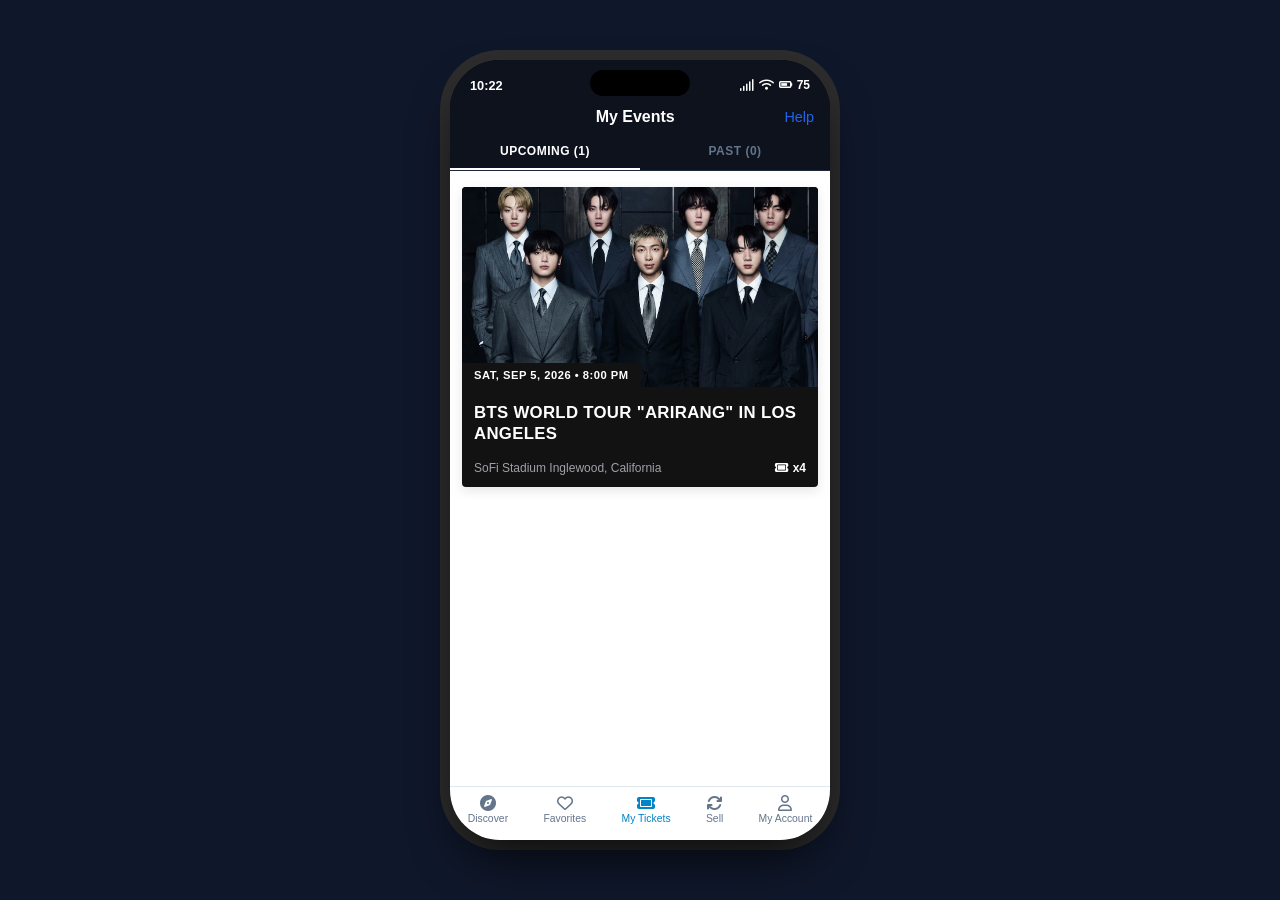
<file: Index.html>
<!DOCTYPE html>
<html lang="en">
<head>
  <meta charset="UTF-8">
  <meta name="viewport" content="width=device-width, initial-scale=1.0">
  <title>My Events & Tickets</title>
  <link rel="stylesheet" href="https://cdnjs.cloudflare.com/ajax/libs/font-awesome/6.5.1/css/all.min.css">
  <style>
    * {
      margin: 0;
      padding: 0;
      box-sizing: border-box;
      font-family: -apple-system, BlinkMacSystemFont, "SF Pro Text", "Segoe UI", Roboto, Helvetica, Arial, sans-serif;
    }

    body {
      background-color: #0f172a;
      display: flex;
      justify-content: center;
      align-items: center;
      min-height: 100vh;
    }

    .page-wrapper {
      display: flex;
      justify-content: center;
      align-items: center;
    }

    /* Device Shell */
    .iphone-frame {
      position: relative;
      width: 380px;
      height: 780px;
      background-color: #000;
      border-radius: 50px;
      box-shadow: 0 25px 50px -12px rgba(0,0,0,0.8), 0 0 0 10px #2d2d2d;
      overflow: hidden;
    }

    .dynamic-island {
      position: absolute;
      top: 10px;
      left: 50%;
      transform: translateX(-50%);
      width: 100px;
      height: 26px;
      background-color: #000;
      border-radius: 20px;
      z-index: 999;
    }

    .iphone-screen {
      width: 100%;
      height: 100%;
      background-color: #0d121d;
      display: flex;
      flex-direction: column;
      position: relative;
    }

    /* Page Visibility States */
    .app-page {
      flex: 1;
      display: flex;
      flex-direction: column;
      overflow: hidden;
      position: relative;
    }

    .hidden-page {
      display: none !important;
    }

    .active-page {
      display: flex !important;
    }

    /* Status Bar */
    .status-bar {
      height: 40px;
      padding: 10px 20px 0 20px;
      display: flex;
      justify-content: space-between;
      align-items: center;
      color: #fff;
      font-size: 0.8rem;
      font-weight: 600;
      z-index: 100;
      flex-shrink: 0;
    }

    .status-icons {
      display: flex;
      align-items: center;
      gap: 5px;
      font-size: 0.75rem;
    }

    /* Header */
    .app-header {
      display: flex;
      justify-content: space-between;
      align-items: center;
      padding: 8px 16px;
      color: #fff;
      background-color: #0d121d;
      flex-shrink: 0;
    }

    .close-icon {
      font-size: 1.2rem;
      cursor: pointer;
    }

    .header-title {
      font-size: 1rem;
      font-weight: 700;
    }

    .help-text {
      font-size: 0.9rem;
      color: #2563eb;
      cursor: pointer;
    }

    /* Sub-tabs */
    .sub-tabs {
      display: flex;
      border-bottom: 1px solid #1e293b;
      background-color: #0d121d;
      flex-shrink: 0;
    }

    .sub-tab {
      flex: 1;
      text-align: center;
      padding: 10px 0;
      font-size: 0.75rem;
      font-weight: 700;
      color: #64748b;
      letter-spacing: 0.5px;
    }

    .sub-tab.active {
      color: #ffffff;
      border-bottom: 2px solid #ffffff;
    }

    /* Main Scroll Area */
    .scroll-content {
      flex: 1;
      overflow-y: auto;
      overflow-x: hidden;
      background-color: #f1f5f9;
      -ms-overflow-style: none;
      scrollbar-width: none;
      min-height: 0;
    }

    .scroll-content.light-bg {
      background-color: #ffffff;
      padding: 16px 12px;
    }

    .scroll-content::-webkit-scrollbar {
      display: none;
    }

    /* ================= MY EVENTS PAGE STYLES ================= */
    .event-card {
      background-color: #121212;
      border-radius: 4px;
      overflow: hidden;
      cursor: pointer;
      box-shadow: 0 4px 12px rgba(0,0,0,0.1);
      transition: transform 0.15s ease;
    }

    .event-card:active {
      transform: scale(0.98);
    }

    .event-image-container {
      position: relative;
      width: 100%;
      height: 200px;
    }

    .event-img {
      width: 100%;
      height: 100%;
      object-fit: cover;
    }

    .date-badge {
      position: absolute;
      bottom: 0;
      left: 0;
      background-color: #121212;
      color: #ffffff;
      font-size: 0.7rem;
      font-weight: 700;
      padding: 6px 12px;
      letter-spacing: 0.5px;
    }

    .event-info {
      padding: 16px 12px 12px 12px;
      color: #ffffff;
    }

    .event-title {
      font-size: 1.05rem;
      font-weight: 800;
      line-height: 1.25;
      margin-bottom: 16px;
      text-transform: uppercase;
      letter-spacing: 0.3px;
    }

    .event-footer {
      display: flex;
      justify-content: space-between;
      align-items: center;
      font-size: 0.75rem;
      color: #a1a1aa;
    }

    .ticket-count {
      display: flex;
      align-items: center;
      gap: 4px;
      color: #ffffff;
      font-weight: 600;
    }

    /* ================= MY TICKETS PAGE STYLES ================= */
    .tickets-slider {
      display: flex;
      overflow-x: auto;
      scroll-snap-type: x mandatory;
      padding-top: 14px;
      -ms-overflow-style: none;
      scrollbar-width: none;
      flex-shrink: 0;
      width: 100%;
    }

    .tickets-slider::-webkit-scrollbar {
      display: none;
    }

    .ticket-slide {
      flex: 0 0 100%;
      scroll-snap-align: center;
      padding: 0 14px;
      width: 100%;
      box-sizing: border-box;
    }

    .ticket-card {
      position: relative;
      background-color: #ffffff;
      border-radius: 12px;
      overflow: hidden;
      box-shadow: 0 4px 12px rgba(0,0,0,0.15);
      padding-bottom: 4px;
    }

    .card-top-bar {
      display: flex;
      justify-content: space-between;
      align-items: center;
      padding: 12px 14px 6px 14px;
      font-size: 0.75rem;
      color: #ffffff;
      background-color: #1d4ed8;
    }

    .info-icon {
      font-size: 1rem;
      color: #ffffff;
    }

    .seat-numbers {
      display: flex;
      justify-content: space-around;
      padding: 10px 10px 16px 10px;
      text-align: center;
      background-color: #1d4ed8;
    }

    .seat-col {
      display: flex;
      flex-direction: column;
    }

    .lbl {
      font-size: 0.65rem;
      color: #bfdbfe;
      font-weight: 700;
    }

    .val {
      font-size: 1.5rem;
      font-weight: 800;
      color: #ffffff;
    }

    .card-image-banner {
      position: relative;
      height: 140px;
      width: 100%;
    }

    .banner-img {
      width: 100%;
      height: 100%;
      object-fit: cover;
    }

    .banner-overlay {
      position: absolute;
      bottom: 0;
      left: 0;
      right: 0;
      padding: 12px;
      background: linear-gradient(180deg, rgba(0,0,0,0) 0%, rgba(0,0,0,0.85) 100%);
      text-align: center;
    }

    .banner-title {
      font-size: 0.85rem;
      font-weight: 800;
      color: #fff;
      margin-bottom: 2px;
    }

    .banner-subtitle {
      font-size: 0.7rem;
      color: #cbd5e1;
    }

    .card-actions {
      background-color: #ffffff;
      padding: 16px 16px 0 16px;
      text-align: center;
      color: #1e293b;
    }

    .ticket-type-label {
      display: block;
      font-size: 0.75rem;
      color: #64748b;
      margin-bottom: 8px;
    }

    .view-ticket-btn {
      width: 100%;
      background-color: #111827;
      color: #ffffff;
      border: none;
      padding: 12px;
      border-radius: 4px;
      font-size: 0.85rem;
      font-weight: 700;
      display: flex;
      justify-content: center;
      align-items: center;
      gap: 8px;
      cursor: pointer;
      margin-bottom: 12px;
    }

    .ticket-details-link {
      font-size: 0.8rem;
      font-weight: 600;
      color: #0f172a;
      cursor: pointer;
    }

    .card-bottom-line {
      width: calc(100% - 24px);
      height: 1px;
      background-color: #1d4ed8;
      margin: 12px auto 0 auto;
    }

    .carousel-dots {
      display: flex;
      justify-content: center;
      align-items: center;
      gap: 8px;
      margin: 14px 0 10px 0;
    }

    .dot {
      width: 6px;
      height: 6px;
      background-color: #cbd5e1;
      border-radius: 50%;
      transition: all 0.25s ease-in-out;
    }

    .dot.active {
      background-color: #334155;
      transform: scale(1.3);
    }

    .static-buttons-wrapper {
      padding: 0 14px;
      margin-bottom: 14px;
    }

    .action-buttons-row {
      display: flex;
      gap: 8px;
    }

    .btn-blue-action {
      flex: 1;
      background-color: #1d4ed8;
      color: #fff;
      border: none;
      padding: 10px 0;
      border-radius: 6px;
      font-size: 0.8rem;
      font-weight: 700;
      cursor: pointer;
    }

    .btn-outline-action {
      flex: 1;
      background-color: #cbd5e1;
      color: #ffffff;
      border: none;
      padding: 10px 0;
      border-radius: 6px;
      font-size: 0.8rem;
      font-weight: 700;
    }

    .btn-outline-action.disabled {
      cursor: not-allowed;
    }

    .map-preview-container {
      position: relative;
      height: 180px;
      width: calc(100% - 28px);
      margin: 0 auto 20px auto;
      overflow: hidden;
      border-radius: 16px;
      background-color: #0f172a;
    }

    .map-img {
      width: 100%;
      height: 100%;
      object-fit: cover;
      display: block;
    }

    .map-tag-overlay {
      position: absolute;
      top: 14px;
      left: 16px;
      z-index: 10;
      color: #ffffff;
      font-family: -apple-system, BlinkMacSystemFont, "SF Pro Display", "Segoe UI", Roboto, Helvetica, Arial, sans-serif;
      font-size: 1.1rem;
      font-weight: 600;
      letter-spacing: -0.3px;
      text-shadow: 
        0px 2px 4px rgba(0, 0, 0, 0.75),
        0px 4px 10px rgba(0, 0, 0, 0.5),
        0px 0px 2px rgba(0, 0, 0, 0.8);
    }

    /* ================= PAGE 3: FULLSCREEN BARCODE MODAL ================= */
    .barcode-modal {
      background-color: #000;
      position: relative;
      color: #ffffff;
    }

    .barcode-header {
      display: flex;
      justify-content: space-between;
      align-items: center;
      padding: 10px 16px;
      background-color: rgba(0, 0, 0, 0.9);
      z-index: 20;
    }

    .close-barcode {
      font-size: 1.3rem;
      cursor: pointer;
      color: #ffffff;
    }

    .barcode-header-center {
      text-align: center;
    }

    .barcode-title {
      font-size: 0.85rem;
      font-weight: 700;
    }

    .barcode-subtitle {
      font-size: 0.65rem;
      color: #94a3b8;
    }

    .help-text-light {
      font-size: 0.85rem;
      color: #ffffff;
    }

    .barcode-body {
      position: relative;
      flex: 1;
      display: flex;
      flex-direction: column;
      align-items: center;
      justify-content: flex-start;
      padding-top: 30px;
      overflow: hidden;
    }

    .barcode-bg-img {
      position: absolute;
      top: 0;
      left: 0;
      width: 100%;
      height: 100%;
      object-fit: cover;
      filter: blur(2px);
    }

    .barcode-overlay-dark {
      position: absolute;
      top: 0;
      left: 0;
      width: 100%;
      height: 100%;
      background: rgba(10, 10, 15, 0.65);
    }

    .barcode-content-wrapper {
      position: relative;
      z-index: 10;
      width: 100%;
      display: flex;
      flex-direction: column;
      align-items: center;
      padding: 0 20px;
    }

    .presale-heading {
      font-size: 1.1rem;
      font-weight: 700;
      text-align: center;
      margin-bottom: 24px;
      line-height: 1.3;
    }

    .barcode-seats {
      display: flex;
      gap: 48px;
      margin-bottom: 30px;
      text-align: center;
    }

    .b-seat-col {
      display: flex;
      flex-direction: column;
      align-items: center;
    }

    .b-lbl {
      font-size: 0.75rem;
      color: #cbd5e1;
      font-weight: 600;
      letter-spacing: 0.5px;
    }

    .b-val {
      font-size: 1.6rem;
      font-weight: 800;
    }

    /* Barcode Box */
    .barcode-box {
      background-color: #ffffff;
      border-radius: 12px;
      width: 100%;
      max-width: 320px;
      padding: 16px;
      display: flex;
      flex-direction: column;
      align-items: center;
      box-shadow: 0 8px 24px rgba(0, 0, 0, 0.5);
      margin-bottom: 28px;
    }

    .barcode-image-wrapper {
      position: relative;
      width: 100%;
      height: 85px;
      overflow: hidden;
      display: flex;
      align-items: center;
      justify-content: center;
      background-color: #ffffff;
      padding: 4px 0;
    }

    .real-barcode-img {
      width: 100%;
      height: 100%;
      object-fit: contain;
      display: block;
    }

    .laser-scanner-line {
      position: absolute;
      top: 0;
      bottom: 0;
      left: 0;
      width: 3px;
      background-color: #2563eb;
      box-shadow: 0 0 12px #2563eb, 0 0 6px #3b82f6;
      animation: scanAnimation 2.2s cubic-bezier(0.45, 0, 0.55, 1) infinite alternate;
      z-index: 5;
    }

    @keyframes scanAnimation {
      0% {
        left: 0%;
      }
      100% {
        left: 98%;
      }
    }

    .barcode-warning {
      color: #000;
      font-size: 0.8rem;
      font-weight: 700;
      margin-top: 12px;
    }

    /* Apple Wallet Button & Icon */
    .apple-wallet-btn {
      width: 75%;
      max-width: 250px;
      background-color: #000000;
      border: 1px solid #333333;
      color: #ffffff;
      padding: 10px 16px;
      border-radius: 8px;
      display: flex;
      align-items: center;
      justify-content: center;
      gap: 10px;
      font-size: 0.85rem;
      font-weight: 600;
      cursor: pointer;
      margin-bottom: 28px;
      box-shadow: 0 4px 10px rgba(0,0,0,0.3);
    }

    .apple-wallet-icon {
      position: relative;
      width: 26px;
      height: 20px;
      background-color: #f3f4f6;
      border-radius: 3px;
      overflow: hidden;
      display: flex;
      flex-direction: column;
      justify-content: flex-end;
      border: 1px solid rgba(255,255,255,0.2);
    }

    .card-layer {
      width: 100%;
      border-radius: 2px 2px 0 0;
    }

    .c-green {
      height: 4px;
      background-color: #34d399;
    }

    .c-yellow {
      height: 4px;
      background-color: #f59e0b;
    }

    .c-blue {
      height: 4px;
      background-color: #3b82f6;
    }

    .c-red {
      height: 8px;
      background-color: #ef4444;
      position: relative;
    }

    .c-red::after {
      content: '';
      position: absolute;
      top: 2px;
      left: 50%;
      transform: translateX(-50%);
      width: 8px;
      height: 3px;
      background-color: #ffffff;
      border-radius: 2px;
    }

    .mobile-ticket-tag {
      font-size: 0.95rem;
      color: #e2e8f0;
      font-weight: 500;
    }

    /* ================= TRANSFER BOTTOM SHEET STYLES ================= */
    .transfer-sheet-overlay {
      position: absolute;
      top: 0;
      left: 0;
      width: 100%;
      height: 100%;
      background-color: rgba(0, 0, 0, 0.6);
      z-index: 500;
      display: flex;
      align-items: flex-end;
      opacity: 0;
      pointer-events: none;
      transition: opacity 0.3s ease;
    }

    .transfer-sheet-overlay.open {
      opacity: 1;
      pointer-events: auto;
    }

    .transfer-sheet {
      width: 100%;
      background-color: #ffffff;
      border-top-left-radius: 20px;
      border-top-right-radius: 20px;
      display: flex;
      flex-direction: column;
      max-height: 52%;
      transform: translateY(100%);
      transition: transform 0.35s cubic-bezier(0.1, 0.9, 0.2, 1);
      box-shadow: 0 -10px 25px rgba(0, 0, 0, 0.3);
      overflow: hidden;
    }

    .transfer-sheet-overlay.open .transfer-sheet {
      transform: translateY(0);
    }

    .transfer-sheet-header {
      text-align: center;
      padding: 16px;
      font-size: 0.8rem;
      font-weight: 800;
      letter-spacing: 0.5px;
      color: #000000;
      border-bottom: 1px solid #e2e8f0;
      position: relative;
    }

    .transfer-sheet-close {
      position: absolute;
      left: 16px;
      top: 50%;
      transform: translateY(-50%);
      font-size: 1.1rem;
      cursor: pointer;
      color: #000;
    }

    .transfer-notice {
      display: flex;
      align-items: center;
      gap: 12px;
      padding: 14px 16px;
      background-color: #f8fafc;
      border-bottom: 1px solid #e2e8f0;
    }

    .transfer-notice-icon {
      width: 28px;
      height: 28px;
      background-color: #64748b;
      color: #ffffff;
      border-radius: 50%;
      display: flex;
      align-items: center;
      justify-content: center;
      font-size: 0.85rem;
      flex-shrink: 0;
    }

    .transfer-notice-text {
      font-size: 0.8rem;
      color: #1e293b;
      line-height: 1.3;
      font-weight: 500;
    }

    .transfer-body-content {
      padding: 16px;
      overflow-y: auto;
      overflow-x: hidden;
    }

    .transfer-section-header-row {
      display: flex;
      justify-content: space-between;
      align-items: center;
      margin-bottom: 16px;
    }

    .transfer-section-title {
      font-size: 0.95rem;
      font-weight: 800;
      color: #0f172a;
    }

    .transfer-ticket-count-label {
      display: flex;
      align-items: center;
      gap: 5px;
      font-size: 0.85rem;
      font-weight: 700;
      color: #0f172a;
    }

    .transfer-seats-grid {
      display: flex;
      gap: 10px;
      overflow-x: auto;
      overflow-y: hidden;
      padding-bottom: 10px;
      -ms-overflow-style: none;
      scrollbar-width: none;
    }

    .transfer-seats-grid::-webkit-scrollbar {
      display: none;
    }

    .transfer-seat-card {
      flex: 0 0 64px;
      background-color: #ffffff;
      border: 1px solid #cbd5e1;
      border-radius: 8px;
      overflow: hidden;
      cursor: pointer;
      box-shadow: 0 2px 6px rgba(0,0,0,0.06);
      transition: all 0.2s ease;
    }

    .transfer-seat-card.selected {
      border-color: #2563eb;
      box-shadow: 0 4px 12px rgba(37, 99, 235, 0.2);
    }

    .transfer-seat-card-header {
      background-color: #2563eb;
      color: #ffffff;
      font-size: 0.55rem;
      font-weight: 700;
      text-align: center;
      padding: 5px 0;
      letter-spacing: 0.2px;
      transition: background-color 0.2s, color 0.2s;
    }

    .transfer-seat-card:not(.selected) .transfer-seat-card-header {
      background-color: #f1f5f9;
      color: #64748b;
    }

    .transfer-seat-card-body {
      padding: 8px 0;
      display: flex;
      flex-direction: column;
      align-items: center;
      justify-content: center;
      background-color: #ffffff;
    }

    .custom-radio {
      width: 18px;
      height: 18px;
      border: 2px solid #cbd5e1;
      border-radius: 50%;
      display: flex;
      align-items: center;
      justify-content: center;
      background-color: #ffffff;
      transition: all 0.2s;
    }

    .transfer-seat-card.selected .custom-radio {
      border-color: #2563eb;
      background-color: #2563eb;
    }

    .transfer-seat-card.selected .custom-radio::after {
      content: '';
      width: 6px;
      height: 6px;
      background-color: #ffffff;
      border-radius: 50%;
    }

    .transfer-sheet-footer {
      display: flex;
      justify-content: space-between;
      align-items: center;
      padding: 16px;
      border-top: 1px solid #e2e8f0;
      background-color: #ffffff;
    }

    .selected-count-text {
      font-size: 0.9rem;
      font-weight: 600;
      color: #000000;
    }

    .transfer-to-btn {
      background-color: transparent;
      border: none;
      font-size: 0.9rem;
      font-weight: 400;
      color: #94a3b8;
      cursor: not-allowed;
      display: flex;
      align-items: center;
      gap: 4px;
      transition: color 0.2s;
    }

    .transfer-to-btn.active {
      color: #2563eb;
      cursor: pointer;
    }

    /* ================= SUB-SHEET 2: RECIPIENT DETAILS STYLES ================= */
    .recipient-sheet-wrapper {
      position: absolute;
      bottom: 0;
      left: 0;
      width: 100%;
      background-color: #ffffff;
      border-top-left-radius: 20px;
      border-top-right-radius: 20px;
      z-index: 600;
      display: flex;
      flex-direction: column;
      max-height: 52%;
      transform: translateY(100%);
      transition: transform 0.35s cubic-bezier(0.1, 0.9, 0.2, 1);
      box-shadow: 0 -10px 25px rgba(0, 0, 0, 0.3);
      overflow: hidden;
    }

    .recipient-sheet-wrapper.open {
      transform: translateY(0);
    }

    .recipient-sheet-header {
      text-align: center;
      padding: 16px;
      font-size: 0.8rem;
      font-weight: 800;
      letter-spacing: 0.5px;
      color: #000000;
      border-bottom: 1px solid #e2e8f0;
      position: relative;
      background-color: #ffffff;
      flex-shrink: 0;
    }

    .recipient-sheet-body {
      flex: 1;
      overflow-y: auto;
      overflow-x: hidden;
      -ms-overflow-style: none;
      scrollbar-width: none;
      padding: 16px;
      background-color: #ffffff;
    }

    .recipient-sheet-body::-webkit-scrollbar {
      display: none;
    }

    .recipient-summary-box {
      margin-bottom: 14px;
    }

    .recipient-tickets-selected-title {
      font-size: 0.85rem;
      font-weight: 800;
      color: #000000;
      margin-bottom: 2px;
    }

    .recipient-tickets-seats-subtitle {
      font-size: 0.75rem;
      font-weight: 700;
      color: #000000;
    }

    .recipient-form-group {
      margin-bottom: 12px;
    }

    .recipient-form-label {
      display: block;
      font-size: 0.75rem;
      font-weight: 700;
      color: #0f172a;
      margin-bottom: 4px;
    }

    .recipient-form-input {
      width: 100%;
      padding: 10px 12px;
      border: 1px solid #d1d5db;
      border-radius: 6px;
      font-size: 0.85rem;
      color: #1f2937;
      background-color: #e5e7eb;
      outline: none;
      transition: border-color 0.2s, background-color 0.2s;
    }

    .recipient-form-input:focus {
      border-color: #2563eb;
      background-color: #f3f4f6;
    }

    .recipient-form-input::placeholder {
      color: #4b5563;
      font-weight: 400;
    }

    textarea.recipient-form-input {
      resize: vertical;
      min-height: 90px;
      font-family: inherit;
    }

    .recipient-sheet-footer {
      display: flex;
      justify-content: space-between;
      align-items: center;
      padding: 16px;
      border-top: 1px solid #e2e8f0;
      background-color: #ffffff;
      flex-shrink: 0;
    }

    .recipient-back-btn {
      background: none;
      border: none;
      font-size: 0.9rem;
      font-weight: 600;
      color: #2563eb;
      cursor: pointer;
      display: flex;
      align-items: center;
      gap: 4px;
    }

    .recipient-submit-btn {
      background-color: #2563eb;
      color: #ffffff;
      border: none;
      padding: 10px 16px;
      border-radius: 6px;
      font-size: 0.8rem;
      font-weight: 700;
      cursor: pointer;
    }

    /* Bottom Navigation Bar */
    .bottom-nav {
      display: flex;
      justify-content: space-around;
      align-items: center;
      background-color: #ffffff;
      border-top: 1px solid #e2e8f0;
      padding: 8px 0 16px 0;
    }

    .nav-item {
      display: flex;
      flex-direction: column;
      align-items: center;
      font-size: 0.65rem;
      color: #64748b;
      gap: 2px;
    }

    .nav-item i {
      font-size: 1rem;
    }

    .nav-item.active {
      color: #0284c7;
    }

    /* Home Indicator */
    .home-indicator {
      position: absolute;
      bottom: 4px;
      left: 50%;
      transform: translateX(-50%);
      width: 120px;
      height: 4px;
      background-color: #fff;
      border-radius: 2px;
      z-index: 100;
    }
  </style>
</head>
<body>

  <div class="page-wrapper">
    <div class="iphone-frame">
      <div class="dynamic-island"></div>

      <div class="iphone-screen">
        
        <!-- Status Bar -->
        <div class="status-bar">
          <span class="time">10:22</span>
          <div class="status-icons">
            <i class="fa-solid fa-signal"></i>
            <i class="fa-solid fa-wifi"></i>
            <span class="battery-icon"><i class="fa-solid fa-battery-three-quarters"></i> 75</span>
          </div>
        </div>

        <!-- PAGE 1: MY EVENTS -->
        <div id="eventsPage" class="app-page active-page">
          <header class="app-header">
            <div style="width: 20px;"></div>
            <h1 class="header-title">My Events</h1>
            <span class="help-text">Help</span>
          </header>

          <div class="sub-tabs">
            <div class="sub-tab active">UPCOMING (1)</div>
            <div class="sub-tab">PAST (0)</div>
          </div>

          <div class="scroll-content light-bg">
            <div class="event-card" id="eventCard">
              <div class="event-image-container">
                <img src="bts-header.jpg" alt="BTS WORLD TOUR "ARIRANG" IN LOS ANGELES" class="event-img">
                <div class="date-badge">SAT, SEP 5, 2026 • 8:00 PM</div>
              </div>
              <div class="event-info">
                <h2 class="event-title">BTS WORLD TOUR "ARIRANG" IN LOS ANGELES</h2>
                <div class="event-footer">
                  <span class="event-location">SoFi Stadium Inglewood, California</span>
                  <div class="ticket-count">
                    <i class="fa-solid fa-ticket"></i>
                    <span>x4</span>
                  </div>
                </div>
              </div>
            </div>
          </div>
        </div>

        <!-- PAGE 2: MY TICKETS -->
        <div id="ticketsPage" class="app-page hidden-page">
          <header class="app-header">
            <i class="fa-solid fa-xmark close-icon" id="closeTicketsBtn"></i>
            <h1 class="header-title">My Tickets</h1>
            <span class="help-text">Help</span>
          </header>

          <div class="sub-tabs">
            <div class="sub-tab active">MY TICKETS</div>
            <div class="sub-tab">ADD-ONS</div>
          </div>

          <div class="scroll-content">
            <div class="tickets-slider" id="ticketsSlider">
              
              <!-- Slide 1 (Seat 1) -->
              <div class="ticket-slide">
                <div class="ticket-card">
                  <div class="card-top-bar">
                    <span>Mobile Ticket</span>
                    <i class="fa-regular fa-circle-question info-icon"></i>
                  </div>
                  <div class="seat-numbers">
                    <div class="seat-col"><span class="lbl">SEC</span><span class="val" style="font-size: 1.2rem;">FLR A1</span></div>
                    <div class="seat-col"><span class="lbl">ROW</span><span class="val">5</span></div>
                    <div class="seat-col"><span class="lbl">SEAT</span><span class="val" style="font-size: 1.2rem;">1</span></div>
                  </div>
                  <div class="card-image-banner">
                    <img src="bts-header.jpg" alt="BTS WORLD TOUR "ARIRANG" IN LOS ANGELES" class="banner-img">
                    <div class="banner-overlay">
                      <h2 class="banner-title">BTS WORLD TOUR "ARIRANG" IN LOS ANGELES</h2>
                      <p class="banner-subtitle">Sat, Sep 5, 8:00 PM • SoFi Stadium Inglewood, California</p>
                    </div>
                  </div>
                  <div class="card-actions">
                    <span class="ticket-type-label">VIP PACKAGE</span>
                    <button class="view-ticket-btn" data-seat="1">
                      <i class="fa-solid fa-barcode"></i>
                      <span>View Ticket</span>
                    </button>
                    <div class="ticket-details-link"><span>Ticket Details</span></div>
                  </div>
                  <div class="card-bottom-line"></div>
                </div>
              </div>

              <!-- Slide 2 (Seat 2) -->
              <div class="ticket-slide">
                <div class="ticket-card">
                  <div class="card-top-bar">
                    <span>Mobile Ticket</span>
                    <i class="fa-regular fa-circle-question info-icon"></i>
                  </div>
                  <div class="seat-numbers">
                    <div class="seat-col"><span class="lbl">SEC</span><span class="val" style="font-size: 1.2rem;">FLR A1</span></div>
                    <div class="seat-col"><span class="lbl">ROW</span><span class="val">5</span></div>
                    <div class="seat-col"><span class="lbl">SEAT</span><span class="val" style="font-size: 1.2rem;">2</span></div>
                  </div>
                  <div class="card-image-banner">
                    <img src="bts-header.jpg" alt="BTS WORLD TOUR "ARIRANG" IN LOS ANGELES" class="banner-img">
                    <div class="banner-overlay">
                      <h2 class="banner-title">BTS WORLD TOUR "ARIRANG" IN LOS ANGELES</h2>
                      <p class="banner-subtitle">Sat, Sep 5, 8:00 PM • SoFi Stadium Inglewood, California</p>
                    </div>
                  </div>
                  <div class="card-actions">
                    <span class="ticket-type-label">VIP PACKAGE</span>
                    <button class="view-ticket-btn" data-seat="2">
                      <i class="fa-solid fa-barcode"></i>
                      <span>View Ticket</span>
                    </button>
                    <div class="ticket-details-link"><span>Ticket Details</span></div>
                  </div>
                  <div class="card-bottom-line"></div>
                </div>
              </div>

              <!-- Slide 3 (Seat 3) -->
              <div class="ticket-slide">
                <div class="ticket-card">
                  <div class="card-top-bar">
                    <span>Mobile Ticket</span>
                    <i class="fa-regular fa-circle-question info-icon"></i>
                  </div>
                  <div class="seat-numbers">
                    <div class="seat-col"><span class="lbl">SEC</span><span class="val" style="font-size: 1.2rem;">FLR A1</span></div>
                    <div class="seat-col"><span class="lbl">ROW</span><span class="val">5</span></div>
                    <div class="seat-col"><span class="lbl">SEAT</span><span class="val" style="font-size: 1.2rem;">3</span></div>
                  </div>
                  <div class="card-image-banner">
                    <img src="bts-header.jpg" alt="BTS WORLD TOUR "ARIRANG" IN LOS ANGELES" class="banner-img">
                    <div class="banner-overlay">
                      <h2 class="banner-title">BTS WORLD TOUR "ARIRANG" IN LOS ANGELES</h2>
                      <p class="banner-subtitle">Sat, Sep 5, 8:00 PM • SoFi Stadium Inglewood, California</p>
                    </div>
                  </div>
                  <div class="card-actions">
                    <span class="ticket-type-label">VIP PACKAGE</span>
                    <button class="view-ticket-btn" data-seat="3">
                      <i class="fa-solid fa-barcode"></i>
                      <span>View Ticket</span>
                    </button>
                    <div class="ticket-details-link"><span>Ticket Details</span></div>
                  </div>
                  <div class="card-bottom-line"></div>
                </div>
              </div>

              <!-- Slide 4 (Seat 4) -->
              <div class="ticket-slide">
                <div class="ticket-card">
                  <div class="card-top-bar">
                    <span>Mobile Ticket</span>
                    <i class="fa-regular fa-circle-question info-icon"></i>
                  </div>
                  <div class="seat-numbers">
                    <div class="seat-col"><span class="lbl">SEC</span><span class="val" style="font-size: 1.2rem;">FLR A1</span></div>
                    <div class="seat-col"><span class="lbl">ROW</span><span class="val">5</span></div>
                    <div class="seat-col"><span class="lbl">SEAT</span><span class="val" style="font-size: 1.2rem;">4</span></div>
                  </div>
                  <div class="card-image-banner">
                    <img src="bts-header.jpg" alt="BTS WORLD TOUR "ARIRANG" IN LOS ANGELES" class="banner-img">
                    <div class="banner-overlay">
                      <h2 class="banner-title">BTS WORLD TOUR "ARIRANG" IN LOS ANGELES</h2>
                      <p class="banner-subtitle">Sat, Sep 5, 8:00 PM • SoFi Stadium Inglewood, California</p>
                    </div>
                  </div>
                  <div class="card-actions">
                    <span class="ticket-type-label">VIP PACKAGE</span>
                    <button class="view-ticket-btn" data-seat="4">
                      <i class="fa-solid fa-barcode"></i>
                      <span>View Ticket</span>
                    </button>
                    <div class="ticket-details-link"><span>Ticket Details</span></div>
                  </div>
                  <div class="card-bottom-line"></div>
                </div>
              </div>

            </div>

            <div class="carousel-dots" id="carouselDots">
              <span class="dot active"></span>
              <span class="dot"></span>
              <span class="dot"></span>
              <span class="dot"></span>
            </div>

            <div class="static-buttons-wrapper">
              <div class="action-buttons-row">
                <button class="btn-blue-action" id="transferBtn">Transfer</button>
                <button class="btn-outline-action disabled">Sell</button>
                <button class="btn-blue-action">Orders</button>
              </div>
            </div>

            <div class="map-preview-container">
              <div class="map-tag-overlay">SoFi Stadium Inglewood, California</div>
              <img src="new-map.png" alt="Map View" class="map-img">
            </div>

          </div>

          <!-- TRANSFER BOTTOM SHEET OVERLAY -->
          <div class="transfer-sheet-overlay" id="transferSheetOverlay">
            <div class="transfer-sheet" id="transferSheet">
              <div class="transfer-sheet-header">
                <i class="fa-solid fa-xmark transfer-sheet-close" id="closeTransferSheet"></i>
                SELECT TICKETS TO TRANSFER
              </div>
              <div class="transfer-notice">
                <div class="transfer-notice-icon">
                  <i class="fa-solid fa-info"></i>
                </div>
                <div class="transfer-notice-text">
                  Only transfer tickets to people you know and trust to ensure everyone stays safe
                </div>
              </div>
              <div class="transfer-body-content">
                <div class="transfer-section-header-row">
                  <div class="transfer-section-title">Sec FLR A1, Row 5</div>
                  <div class="transfer-ticket-count-label">
                    <i class="fa-solid fa-ticket" style="font-size: 0.8rem;"></i>
                    <span>4 tickets</span>
                  </div>
                </div>
                <div class="transfer-seats-grid">
                  <div class="transfer-seat-card selected" data-seat-id="1">
                    <div class="transfer-seat-card-header">SEAT 1</div>
                    <div class="transfer-seat-card-body">
                      <div class="custom-radio"></div>
                    </div>
                  </div>
                  <div class="transfer-seat-card selected" data-seat-id="2">
                    <div class="transfer-seat-card-header">SEAT 2</div>
                    <div class="transfer-seat-card-body">
                      <div class="custom-radio"></div>
                    </div>
                  </div>
                  <div class="transfer-seat-card selected" data-seat-id="3">
                    <div class="transfer-seat-card-header">SEAT 3</div>
                    <div class="transfer-seat-card-body">
                      <div class="custom-radio"></div>
                    </div>
                  </div>
                  <div class="transfer-seat-card selected" data-seat-id="4">
                    <div class="transfer-seat-card-header">SEAT 4</div>
                    <div class="transfer-seat-card-body">
                      <div class="custom-radio"></div>
                    </div>
                  </div>
                </div>
              </div>
              <div class="transfer-sheet-footer">
                <span class="selected-count-text" id="selectedCountText">4 Selected</span>
                <button class="transfer-to-btn active" id="transferToBtn">
                  <span>TRANSFER TO</span>
                  <i class="fa-solid fa-chevron-right" style="font-size: 0.75rem;"></i>
                </button>
              </div>
            </div>

            <!-- SUB-SHEET 2: RECIPIENT DETAILS FORM -->
            <div class="recipient-sheet-wrapper" id="recipientSheetWrapper">
              <div class="recipient-sheet-header">
                TRANSFER TICKETS
              </div>
              <div class="recipient-sheet-body">
                <div class="recipient-summary-box">
                  <div class="recipient-tickets-selected-title" id="recipientCountDisplay">4 Tickets Selected</div>
                  <div class="recipient-tickets-seats-subtitle" id="recipientSeatsDisplay">Sec FLR A1 Row 5 Seat 1, 2, 3, 4</div>
                </div>
                
                <div class="recipient-form-group">
                  <label class="recipient-form-label">First Name</label>
                  <input type="text" class="recipient-form-input" placeholder="First Name">
                </div>

                <div class="recipient-form-group">
                  <label class="recipient-form-label">Last Name</label>
                  <input type="text" class="recipient-form-input" placeholder="Last Name">
                </div>

                <div class="recipient-form-group">
                  <label class="recipient-form-label">Email or Mobile Number</label>
                  <input type="text" class="recipient-form-input" placeholder="Email or Mobile Number">
                </div>

                <div class="recipient-form-group">
                  <label class="recipient-form-label">Note</label>
                  <textarea class="recipient-form-input" placeholder="Note"></textarea>
                </div>
              </div>
              <div class="recipient-sheet-footer">
                <button class="recipient-back-btn" id="recipientBackBtn">
                  <i class="fa-solid fa-chevron-left" style="font-size: 0.75rem;"></i>
                  <span>BACK</span>
                </button>
                <button class="recipient-submit-btn" id="recipientSubmitBtn">TRANSFER 4 TICKETS</button>
              </div>
            </div>

          </div>

        </div>

        <!-- PAGE 3: FULLSCREEN BARCODE MODAL -->
        <div id="barcodePage" class="app-page hidden-page barcode-modal">
          <header class="barcode-header">
            <i class="fa-solid fa-xmark close-barcode" id="closeBarcodeBtn"></i>
            <div class="barcode-header-center">
              <h1 class="barcode-title">BTS WORLD TOUR "ARIRANG" IN LOS ANGELES</h1>
              <p class="barcode-subtitle">Sat, Sep 5, 2026, 8:00 PM - SoFi Stadium Inglewood, California</p>
            </div>
            <span class="help-text-light">Help</span>
          </header>

          <div class="barcode-body">
            <img src="bts-header.jpg" alt="Background" class="barcode-bg-img">
            <div class="barcode-overlay-dark"></div>

            <div class="barcode-content-wrapper">
              <h2 class="presale-heading">Mobile Ticket</h2>

              <div class="barcode-seats">
                <div class="b-seat-col"><span class="b-lbl">SEC</span><span class="b-val" style="font-size: 1.2rem;">FLR A1</span></div>
                <div class="b-seat-col"><span class="b-lbl">ROW</span><span class="b-val">5</span></div>
                <div class="b-seat-col"><span class="b-lbl">SEAT</span><span class="b-val" id="activeSeatNum" style="font-size: 1.3rem;">1</span></div>
              </div>

              <!-- Barcode Box -->
              <div class="barcode-box">
                <div class="barcode-image-wrapper">
                  <img src="barcode.png" alt="Ticket Barcode" class="real-barcode-img">
                  <div class="laser-scanner-line"></div>
                </div>
                <div class="barcode-warning">Screenshots won't get you in</div>
              </div>

              <!-- Apple Wallet Button -->
              <button class="apple-wallet-btn">
                <div class="apple-wallet-icon">
                  <div class="card-layer c-green"></div>
                  <div class="card-layer c-yellow"></div>
                  <div class="card-layer c-blue"></div>
                  <div class="card-layer c-red"></div>
                </div>
                <span>Add to Apple Wallet</span>
              </button>

              <div class="mobile-ticket-tag">Mobile Ticket</div>
            </div>
          </div>
        </div>

        <!-- Bottom Navigation Bar -->
        <nav class="bottom-nav" id="bottomNav">
          <div class="nav-item">
            <i class="fa-solid fa-compass"></i>
            <span>Discover</span>
          </div>
          <div class="nav-item">
            <i class="fa-regular fa-heart"></i>
            <span>Favorites</span>
          </div>
          <div class="nav-item active">
            <i class="fa-solid fa-ticket"></i>
            <span>My Tickets</span>
          </div>
          <div class="nav-item">
            <i class="fa-solid fa-arrows-rotate"></i>
            <span>Sell</span>
          </div>
          <div class="nav-item">
            <i class="fa-regular fa-user"></i>
            <span>My Account</span>
          </div>
        </nav>

        <div class="home-indicator"></div>

      </div>
    </div>
  </div>

  <script>
    const eventsPage = document.getElementById('eventsPage');
    const ticketsPage = document.getElementById('ticketsPage');
    const barcodePage = document.getElementById('barcodePage');
    
    const eventCard = document.getElementById('eventCard');
    const closeTicketsBtn = document.getElementById('closeTicketsBtn');
    const closeBarcodeBtn = document.getElementById('closeBarcodeBtn');
    const bottomNav = document.getElementById('bottomNav');
    const viewTicketBtns = document.querySelectorAll('.view-ticket-btn');
    const activeSeatNum = document.getElementById('activeSeatNum');

    // Transfer Sheet Elements
    const transferBtn = document.getElementById('transferBtn');
    const transferSheetOverlay = document.getElementById('transferSheetOverlay');
    const transferSheet = document.getElementById('transferSheet');
    const closeTransferSheet = document.getElementById('closeTransferSheet');
    const transferSeatCards = document.querySelectorAll('.transfer-seat-card');
    const selectedCountText = document.getElementById('selectedCountText');
    const transferToBtn = document.getElementById('transferToBtn');

    // Recipient Sheet Elements
    const recipientSheetWrapper = document.getElementById('recipientSheetWrapper');
    const recipientBackBtn = document.getElementById('recipientBackBtn');
    const recipientCountDisplay = document.getElementById('recipientCountDisplay');
    const recipientSeatsDisplay = document.getElementById('recipientSeatsDisplay');
    const recipientSubmitBtn = document.getElementById('recipientSubmitBtn');

    // Open Tickets Page
    eventCard.addEventListener('click', () => {
      eventsPage.classList.remove('active-page');
      eventsPage.classList.add('hidden-page');
      
      ticketsPage.classList.remove('hidden-page');
      ticketsPage.classList.add('active-page');

      bottomNav.style.display = 'none';
    });

    // Close Tickets Page
    closeTicketsBtn.addEventListener('click', () => {
      ticketsPage.classList.remove('active-page');
      ticketsPage.classList.add('hidden-page');
      
      eventsPage.classList.remove('hidden-page');
      eventsPage.classList.add('active-page');

      bottomNav.style.display = 'flex';
    });

    // Open Barcode Modal
    viewTicketBtns.forEach(btn => {
      btn.addEventListener('click', (e) => {
        const structuralSeatNumber = e.currentTarget.getAttribute('data-seat');
        activeSeatNum.textContent = structuralSeatNumber;

        ticketsPage.classList.remove('active-page');
        ticketsPage.classList.add('hidden-page');

        barcodePage.classList.remove('hidden-page');
        barcodePage.classList.add('active-page');
      });
    });

    // Close Barcode Modal
    closeBarcodeBtn.addEventListener('click', () => {
      barcodePage.classList.remove('active-page');
      barcodePage.classList.add('hidden-page');

      ticketsPage.classList.remove('hidden-page');
      ticketsPage.classList.add('active-page');
    });

    // Transfer Sheet Logic
    transferBtn.addEventListener('click', () => {
      transferSheetOverlay.classList.add('open');
      recipientSheetWrapper.classList.remove('open');
      transferSheet.style.display = 'flex';
    });

    closeTransferSheet.addEventListener('click', () => {
      transferSheetOverlay.classList.remove('open');
    });

    transferSheetOverlay.addEventListener('click', (e) => {
      if (e.target === transferSheetOverlay) {
        transferSheetOverlay.classList.remove('open');
      }
    });

    // Toggle Seat Selection in Transfer Sheet
    transferSeatCards.forEach(card => {
      card.addEventListener('click', () => {
        card.classList.toggle('selected');
        updateTransferSelectionState();
      });
    });

    function updateTransferSelectionState() {
      const selectedCards = document.querySelectorAll('.transfer-seat-card.selected');
      const count = selectedCards.length;

      selectedCountText.textContent = `${count} Selected`;

      if (count > 0) {
        transferToBtn.classList.add('active');
      } else {
        transferToBtn.classList.remove('active');
      }
    }

    // Transition to Recipient Details Form
    transferToBtn.addEventListener('click', () => {
      if (!transferToBtn.classList.contains('active')) return;

      const selectedCards = document.querySelectorAll('.transfer-seat-card.selected');
      const count = selectedCards.length;
      const seatNums = Array.from(selectedCards).map(c => c.getAttribute('data-seat-id')).join(', ');

      recipientCountDisplay.textContent = `${count} Ticket${count > 1 ? 's' : ''} Selected`;
      recipientSeatsDisplay.textContent = `Sec FLR A1 Row 5 Seat ${seatNums}`;
      recipientSubmitBtn.textContent = `TRANSFER ${count} TICKET${count > 1 ? 'S' : ''}`;

      transferSheet.style.display = 'none';
      recipientSheetWrapper.classList.add('open');
    });

    // Back from Recipient Form to Seat Selector
    recipientBackBtn.addEventListener('click', () => {
      recipientSheetWrapper.classList.remove('open');
      transferSheet.style.display = 'flex';
    });

    // Carousel Dot Tracking
    const slider = document.getElementById('ticketsSlider');
    const slides = document.querySelectorAll('.ticket-slide');
    const dots = document.querySelectorAll('.dot');

    slider.addEventListener('scroll', () => {
      const slideWidth = slides[0].clientWidth;
      const currentIndex = Math.round(slider.scrollLeft / slideWidth);

      dots.forEach((dot, index) => {
        if (index === currentIndex) {
          dot.classList.add('active');
        } else {
          dot.classList.remove('active');
        }
      });
    });
  </script>

</body>
</html>
</file>
